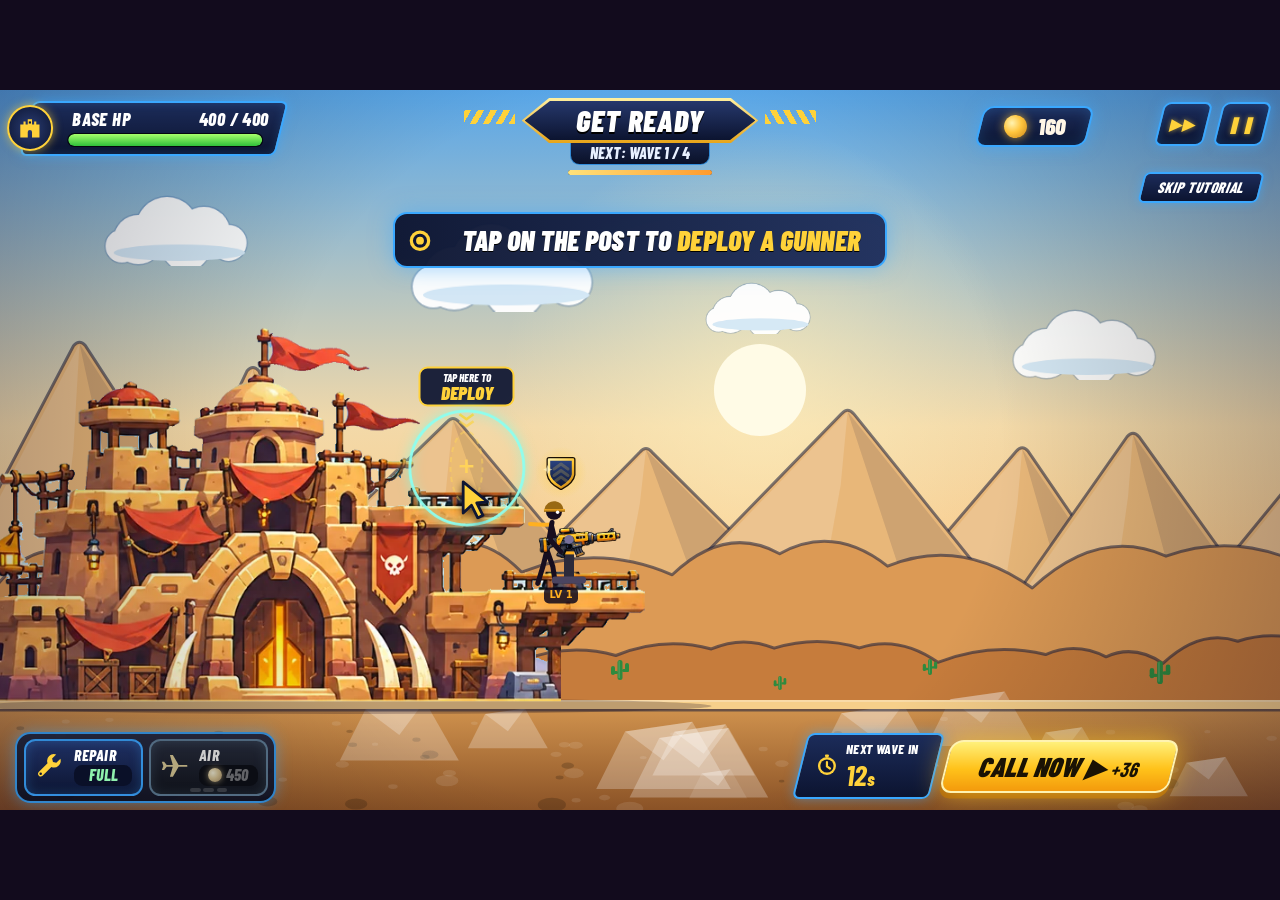
<file: Stickman/stick-fort-crazygames/index.html>
<!doctype html>
<html lang="en">
<head>
<meta charset="utf-8">
<meta name="viewport" content="width=device-width,initial-scale=1,maximum-scale=1,user-scalable=no,viewport-fit=cover">
<meta name="theme-color" content="#1d1240">
<title>Stick Fort</title>
<link rel="preconnect" href="https://fonts.googleapis.com"><link rel="preconnect" href="https://fonts.gstatic.com" crossorigin>
<link rel="stylesheet" href="https://fonts.googleapis.com/css2?family=Barlow+Condensed:ital,wght@1,700;1,800;1,900&display=swap">
<link rel="stylesheet" href="css/style.css">
<script src="https://sdk.crazygames.com/crazygames-sdk-v3.js"></script>
</head>
<body>
<div id="stage">
  <canvas id="cv"></canvas>
  <div id="hud" class="hidden">
    <div class="hbox" id="hpBox"><span class="hpIc" data-ic="castle"></span><div class="lbl"><span>BASE HP</span><span id="hpTxt">400</span></div><div class="bar"><i id="hpFill"></i></div></div>
    <div class="hbox" id="waveBox"><div id="waveTxt">WAVE 1</div><div id="waveSub"></div><div class="bar"><i id="waveFill"></i></div></div>
    <div class="hbox" id="coinBox"><span class="coin"></span><span id="coinTxt">0</span></div>
    <button class="ibtn pe" id="speedBtn" aria-label="Speed up">▶︎▶︎</button>
    <button class="ibtn pe" id="pauseBtn" aria-label="Pause">❚❚</button>
    <button id="baseBtn" class="round pe" aria-label="Base upgrades"><span data-ic="castle"></span><small>BASE</small></button>
    <div id="breakBar" class="pe hidden"><div class="nw"><span class="clk" data-ic="clock"></span><span class="nwt"><small>NEXT WAVE IN</small><span><b id="breakT">10</b>s</span></span></div><button id="callBtn">CALL NOW ▶︎ <small id="callBonus"></small></button></div>
    <button id="strikeBtn" class="round pe hidden" aria-label="Airstrike"><span data-ic="plane"></span><small>STRIKE</small></button>
  </div>
  <div id="slotPop" class="pop hidden"></div>
  <div id="basePop" class="pop hidden" style="left:.8em;bottom:6.2em"></div>

  <div id="hub" class="screen">
    <div class="topbar">
      <button class="hb" id="backBtn" aria-label="Back">←</button>
      <div class="htitle"><i></i><span id="hubTitle">CAREER MODE</span><i></i></div>
      <div class="chips">
        <div class="chip" title="Credits"><span class="crc">C</span><b id="crTxt">0</b></div>
        <div class="chip" title="Stars"><span class="sti">★</span><b id="stTxt">0/48</b></div>
        <button class="hb" id="sndBtn1" aria-label="Sound"></button>
      </div>
    </div>
    <div class="tab" id="tab_career">
      <div class="mapwrap" id="mapWrap"><div id="mapIn"><canvas id="mapCv"></canvas><div id="nodes"></div></div></div>
      <aside class="side" id="lvlPanel"></aside>
    </div>
    <div class="tab hidden" id="tab_upgrades"><div class="tabbox"><div class="upgs" id="upgList"></div></div></div>
    <div class="tab hidden" id="tab_guns"><div class="tabbox"><div class="guns" id="gunList"></div></div></div>
    <div class="tab hidden" id="tab_premium"><div class="tabbox"><div class="phead"><div><h2>PREMIUM ARMORY</h2><p>Unlock once with credits. Owned premium guns can be deployed at any post, in every battle.</p></div></div><div class="pguns" id="premList"></div></div></div>
    <div class="tab hidden" id="tab_survival">
      <div class="tabbox surv">
        <h2>ENDLESS SURVIVAL</h2>
        <p>Waves never stop and bosses show up every 5 waves. Pick your base:</p>
        <div class="maps" id="mapPick"></div>
        <div class="best" id="bestTxt"></div>
      </div>
    </div>
    <nav class="bnav">
      <button data-tab="career"><svg class="ni" viewBox="0 0 24 24" aria-hidden="true"><path d="M3 6l6-2 6 2 6-2v14l-6 2-6-2-6 2z"/><path d="M9 4v14M15 6v14"/></svg>CAREER</button>
      <button data-tab="upgrades"><svg class="ni" viewBox="0 0 24 24" aria-hidden="true"><path d="M6 13l6-6 6 6"/><path d="M6 19l6-6 6 6"/></svg>UPGRADES</button>
      <button data-tab="guns"><svg class="ni" viewBox="0 0 24 24" aria-hidden="true"><circle cx="12" cy="12" r="7"/><path d="M12 2v5M12 17v5M2 12h5M17 12h5"/><circle cx="12" cy="12" r="1.2" fill="currentColor"/></svg>GUNS</button>
      <button data-tab="premium" class="pnav"><svg class="ni" viewBox="0 0 24 24" aria-hidden="true"><path d="M7 4h10l4 5-9 11L3 9z"/><path d="M3 9h18M9.5 4L8 9l4 11 4-11-1.5-5"/></svg>PREMIUM</button>
      <button data-tab="survival"><svg class="ni" viewBox="0 0 24 24" aria-hidden="true"><path d="M12 12c-2-2.6-3.6-4-5.5-4a4 4 0 000 8c1.9 0 3.5-1.4 5.5-4s3.6-4 5.5-4a4 4 0 010 8c-1.9 0-3.5-1.4-5.5-4z"/></svg>SURVIVAL</button>
    </nav>
    <button id="playBtn" class="playbig">PLAY <b>▶︎</b></button>
  </div>

  <div id="win" class="screen dim hidden">
    <div class="panel wpanel">
      <div class="wl" id="winLvl"></div>
      <h1 class="title" style="font-size:3.2em">LEVEL COMPLETE!</h1>
      <div class="stars3" id="winStars"></div>
      <div class="wobj" id="winObj"></div>
      <div class="wcr">Credits earned <span class="crc">C</span> <b id="winCr">0</b></div>
      <button class="btn dbl hidden" id="dblBtn"><svg class="vi" viewBox="0 0 24 24" aria-hidden="true"><rect x="2" y="5" width="15" height="14" rx="2"/><path d="M17 10l5-3v10l-5-3z"/></svg>WATCH VIDEO: DOUBLE CREDITS <span class="crc">C</span> <b>+0</b></button>
      <div class="dblnote hidden" id="dblNote"></div>
      <div><button class="btn" id="nextBtn">NEXT LEVEL ▶︎</button><button class="btn alt" id="retryBtn">⟲ RETRY</button><button class="btn alt" id="mapBtn">MAP</button></div>
    </div>
  </div>

  <div id="pause" class="screen dim hidden">
    <div class="panel">
      <h1 class="title" style="font-size:3em">PAUSED</h1>
      <div style="margin-top:1em">
        <button class="btn" id="resumeBtn">▶︎ RESUME</button><br>
        <button class="btn alt small" id="sndBtn2">Sound: On</button>
        <button class="btn alt small" id="quitBtn">⟲ Main menu</button>
      </div>
    </div>
  </div>

  <div id="over" class="screen dim hidden">
    <div class="panel">
      <h1 class="title" style="font-size:3.2em;color:#ff7a5c">THE BASE HAS FALLEN</h1>
      <div class="stats">
        <div>Waves survived<b id="oWaves">0</b></div>
        <div>Kills<b id="oKills">0</b></div>
        <div>Critical hits<b id="oHeads">0</b></div>
      </div>
      <div class="best" id="oBest"></div>
      <div style="margin-top:.8em"><button class="btn" id="againBtn">⟲ PLAY AGAIN</button><button class="btn alt" id="menuBtn">MENU</button></div>
    </div>
  </div>
</div>
<div id="adWait" class="hidden"><div class="adbox"><i></i>LOADING AD...</div></div>
<div id="rotate"><div>Turn your phone sideways for the best view.</div><button class="btn small" id="rotOk">Play anyway</button></div>
<!-- cg.js starts the CrazyGames SDK, then loads the rest of the game scripts -->
<script src="js/cg.js"></script>
</body>
</html>
</file>
<file: Stickman/stick-fort-crazygames/css/style.css>
:root{--gold:#ffcc4d;--panel:rgba(22,14,38,.94);--line:rgba(255,255,255,.14);--txt:#fff6e6;--dim:#cbb8d8;--red:#ff5a4f;--green:#5be27f;color-scheme:dark}
*{box-sizing:border-box}
html,body{margin:0;height:100%;background:#120b1d;overflow:hidden;touch-action:none;-webkit-user-select:none;user-select:none;-webkit-tap-highlight-color:transparent;font-family:system-ui,"Segoe UI",Roboto,Arial,sans-serif;color:var(--txt)}
#stage{position:absolute;overflow:hidden;background:#1d1240;font-size:16px}
#cv{position:absolute;inset:0;width:100%;height:100%;display:block;touch-action:none}
.hidden{display:none!important}
button{font-family:inherit;color:inherit;touch-action:manipulation}
#hud{position:absolute;inset:0;pointer-events:none}
#hud .pe{pointer-events:auto}
.hbox{position:absolute;top:.7em;background:rgba(15,8,28,.55);border:1px solid var(--line);border-radius:.8em;padding:.45em .7em;backdrop-filter:blur(3px)}
#hpBox{left:.8em;width:15em}
.lbl{font-weight:800;font-size:.75em;letter-spacing:.12em;color:var(--dim);display:flex;justify-content:space-between;margin-bottom:.3em}
.bar{position:relative;height:1em;background:rgba(0,0,0,.5);border-radius:1em;overflow:hidden;border:1px solid rgba(255,255,255,.18)}
.bar i{position:absolute;left:0;top:0;bottom:0;width:100%;border-radius:1em;background:linear-gradient(#8dffa8,#27b651);transition:width .15s}
.bar i.warn{background:linear-gradient(#ffe07a,#e39a18)}
.bar i.bad{background:linear-gradient(#ff8a7a,#d02d22)}
#waveBox{left:50%;transform:translateX(-50%);width:14em;text-align:center}
#waveTxt{font-weight:900;font-size:1.1em;letter-spacing:.08em;margin-bottom:.25em}
#waveFill{background:linear-gradient(#ffd98a,#ff8c3a)}
#coinBox{right:7.4em;display:flex;align-items:center;gap:.45em;font-weight:900;font-size:1.25em;padding:.3em .7em}
#coinBox.bump{animation:pop .25s}
@keyframes pop{50%{transform:scale(1.18)}}
.coin{width:1em;height:1em;border-radius:50%;background:radial-gradient(circle at 35% 35%,#fff3b0,#ffc53d 45%,#c9851a);box-shadow:0 0 .4em rgba(255,200,60,.7);display:inline-block;flex:none;vertical-align:-.12em}
.ibtn{position:absolute;top:.7em;right:.8em;width:2.8em;height:2.8em;border-radius:.8em;border:1px solid var(--line);background:rgba(15,8,28,.6);font-weight:900;font-size:1em;cursor:pointer}
#speedBtn{right:4.1em;font-size:.95em;width:3em}
#speedBtn.on{background:linear-gradient(#ffe07a,#ff9b2e);color:#3a1604;border-color:transparent}
.round{position:absolute;bottom:.6em;width:4.8em;height:4.8em;border-radius:50%;border:2px solid rgba(255,255,255,.25);cursor:pointer;font-weight:900;font-size:1em;display:flex;flex-direction:column;align-items:center;justify-content:center;line-height:1.05;background:rgba(30,18,44,.85)}
.round span{font-size:1.5em}
.round small{font-size:.58em;letter-spacing:.06em}
#baseBtn{left:.8em;background:linear-gradient(#6a5690,#3d2f58)}
#strikeBtn{right:.8em;background:conic-gradient(rgba(255,120,60,.95) calc(var(--p,1)*360deg),rgba(30,18,44,.85) 0)}
#strikeBtn.ready{box-shadow:0 0 1em rgba(255,140,60,.9);animation:pulse 1s infinite alternate}
@keyframes pulse{to{transform:scale(1.07)}}
#breakBar{position:absolute;bottom:.9em;left:50%;transform:translateX(-50%);display:flex;align-items:center;gap:.8em;background:rgba(15,8,28,.75);border:1px solid var(--line);border-radius:1em;padding:.4em .45em .4em 1em;font-weight:800;white-space:nowrap}
#breakBar b{color:var(--gold);font-size:1.2em}
#callBtn{border:0;border-radius:.7em;padding:.55em 1em;font-weight:900;cursor:pointer;background:linear-gradient(#ffe07a,#ff9b2e);color:#3a1604;font-size:.95em}
#callBtn small{font-weight:700;opacity:.8}
.pop{position:absolute;width:19em;max-height:calc(100% - 1em);overflow:auto;background:var(--panel);border:1px solid var(--line);border-radius:1em;padding:.75em;box-shadow:0 1em 2.5em rgba(0,0,0,.55);z-index:3}
.pop .ph{display:flex;align-items:center;gap:.6em;margin-bottom:.55em}
.pop .ph h4{margin:0;font-size:1.05em;flex:1}
.pop .ph .sub2{display:block;font-size:.75em;color:var(--dim);font-weight:600}
.pop .x{width:2em;height:2em;border-radius:.6em;border:1px solid var(--line);background:rgba(255,255,255,.06);cursor:pointer;font-weight:900;flex:none}
.maps{display:grid;grid-template-columns:repeat(4,1fr);gap:.45em;margin:.7em 0 .2em}
.mapc{border:2px solid var(--line);border-radius:.8em;background:rgba(255,255,255,.07);padding:.35em .25em .3em;cursor:pointer;color:#fff;font:inherit;font-weight:800;font-size:.72em;display:flex;flex-direction:column;align-items:center;gap:.2em}
.mapc img{width:100%;height:4.6em;object-fit:contain;filter:drop-shadow(0 .15em .2em rgba(0,0,0,.45))}
.mapc.on{border-color:var(--gold);background:rgba(255,211,90,.18);box-shadow:0 0 .8em rgba(255,211,90,.35)}
.wgrid{display:grid;grid-template-columns:1fr 1fr 1fr;gap:.35em}
#slotPop{width:25em}
.wopt{display:flex;flex-direction:column;align-items:center;gap:.15em;padding:.45em .3em;border-radius:.7em;border:1px solid var(--line);background:rgba(255,255,255,.06);cursor:pointer;font-size:.85em;font-weight:800}
.wopt img{width:5.6em;height:2.2em;object-fit:contain;filter:drop-shadow(0 .1em .15em rgba(0,0,0,.5))}
.wopt .c{color:var(--gold)}
.wopt .s{font-size:.75em;color:var(--dim);font-weight:600;text-align:center}
.wopt[disabled]{opacity:.38;cursor:default}
.wopt.cur{border-color:var(--gold);opacity:1}
.act{display:flex;align-items:center;justify-content:center;gap:.4em;width:100%;padding:.6em;margin-top:.4em;border-radius:.7em;border:0;font-weight:900;font-size:.95em;cursor:pointer;background:linear-gradient(#7cf29a,#2fae55);color:#06290f}
.act.alt{background:rgba(255,255,255,.1);color:var(--txt)}
.act.sell{background:rgba(255,90,79,.18);color:#ffb3ab}
.act[disabled]{background:rgba(255,255,255,.08);color:rgba(255,255,255,.38);cursor:default}
.statl{display:flex;flex-direction:column;gap:.15em;font-size:.8em;color:#ffdf9a;font-weight:700}
.pips{display:flex;gap:.2em;margin:.4em 0 .1em}
.pips i{flex:1;height:.4em;border-radius:.2em;background:rgba(255,255,255,.15)}
.pips i.on{background:var(--gold)}
.brow{display:flex;align-items:center;gap:.6em;padding:.5em;border-radius:.8em;background:rgba(255,255,255,.05);border:1px solid var(--line);margin-top:.4em}
.brow .ic{font-size:1.5em;width:1.6em;text-align:center;flex:none}
.brow .t{flex:1;min-width:0}
.brow .t b{display:block;font-size:.92em}
.brow .t span{display:block;font-size:.72em;color:var(--dim)}
.brow .act{width:auto;margin:0;padding:.5em .7em;font-size:.82em;flex:none}
.screen{position:absolute;inset:0;display:flex;align-items:center;justify-content:center;padding:1em;z-index:4}
.dim{background:radial-gradient(ellipse at center,rgba(20,10,35,.55),rgba(10,5,20,.85))}
.panel{background:var(--panel);border:1px solid var(--line);border-radius:1.2em;box-shadow:0 1em 3em rgba(0,0,0,.5);padding:1.3em 1.6em;max-height:100%;overflow:auto;text-align:center}
h1.title{margin:0;font-family:Impact,"Arial Black",system-ui,sans-serif;font-size:4.6em;line-height:.95;letter-spacing:.04em;color:#ffd35a;text-shadow:0 .06em 0 #b4531c,0 .12em 0 #5a1f14,0 0 .6em rgba(255,150,60,.5)}
.sub{color:var(--dim);font-size:1.05em;margin:.5em 0 1.1em}
.btn{font-weight:900;font-size:1.25em;letter-spacing:.06em;padding:.7em 1.8em;border-radius:.8em;border:0;background:linear-gradient(#ffe07a,#ff9b2e);color:#3a1604;box-shadow:0 .22em 0 #a64e17,0 .4em 1em rgba(0,0,0,.4);cursor:pointer;margin:.3em}
.btn:active{transform:translateY(.15em);box-shadow:0 .07em 0 #a64e17}
.btn.alt{background:linear-gradient(#5a4a78,#3d2f58);color:var(--txt);box-shadow:0 .22em 0 #221832}
.btn.small{font-size:.95em;padding:.55em 1.2em}
.how{display:flex;gap:1em;justify-content:center;margin:1.1em 0 .3em;flex-wrap:wrap}
.how div{background:rgba(255,255,255,.06);border:1px solid var(--line);border-radius:.8em;padding:.6em .8em;width:10.5em;font-size:.88em;color:var(--dim)}
.how b{display:block;font-size:1.6em;margin-bottom:.15em}
.best{margin-top:.6em;color:var(--gold);font-weight:800}
.stats{display:grid;grid-template-columns:repeat(3,auto);gap:.4em 1.6em;justify-content:center;margin:1em 0;font-size:1.05em}
.stats b{display:block;font-size:1.6em;color:var(--gold)}
#rotate{position:fixed;inset:0;background:#1d1240;display:none;align-items:center;justify-content:center;flex-direction:column;text-align:center;padding:2em;z-index:9;gap:1em}
#rotate.show{display:flex}
#rotate .phn{font-size:3em;animation:rot 1.6s infinite}
@keyframes rot{50%{transform:rotate(90deg)}}
/* ---------- start screen hub ---------- */
:root{--navy:rgba(14,22,52,.92);--edge:#3d6fb0;--cyan:#6fd3ff}
#hub{display:block;padding:0;background:linear-gradient(rgba(8,12,32,.86),rgba(8,12,32,.9))}
#hub.see{background:linear-gradient(90deg,rgba(8,12,32,.82),rgba(8,12,32,.35) 55%,rgba(8,12,32,.1)),linear-gradient(rgba(8,12,32,.55),transparent 18%,transparent 80%,rgba(8,12,32,.7))}
.topbar{position:absolute;top:.5em;left:.6em;right:.6em;height:3em;display:flex;align-items:center;gap:.8em}
.hb{width:2.6em;height:2.4em;border-radius:.5em;border:2px solid var(--edge);background:var(--navy);font-weight:900;font-size:1.05em;cursor:pointer;flex:none;transform:skewX(-10deg)}
.htitle{display:flex;align-items:center;gap:.5em;flex:1;min-width:0}
.htitle span{font-family:Impact,"Arial Black",system-ui,sans-serif;font-size:1.75em;letter-spacing:.06em;font-style:italic;color:#fff;text-shadow:0 .08em 0 #1a2a5a,0 0 .5em rgba(110,200,255,.5);white-space:nowrap}
.htitle i{width:1.6em;height:.9em;flex:none;background:repeating-linear-gradient(115deg,#ffcc3d 0 .25em,transparent .25em .45em)}
.chips{display:flex;align-items:center;gap:.5em}
.chip{display:flex;align-items:center;gap:.45em;background:var(--navy);border:2px solid var(--edge);border-radius:2em;padding:.25em .9em .25em .3em;font-weight:900}
.crc{display:inline-flex;align-items:center;justify-content:center;width:1.5em;height:1.5em;border-radius:.35em;background:linear-gradient(#ffe36a,#f0a417);color:#6a3a00;font-weight:900;font-size:.85em;clip-path:polygon(25% 0,75% 0,100% 50%,75% 100%,25% 100%,0 50%);flex:none;vertical-align:-.3em}
.sti{color:#ffd23a;font-size:1.2em;text-shadow:0 0 .4em rgba(255,200,60,.7)}
.tab{position:absolute;top:3.9em;bottom:4.5em;left:.6em;right:.6em}
.tabbox{position:absolute;inset:0;background:var(--navy);border:2px solid var(--edge);border-radius:.9em;padding:.9em;overflow:auto}
/* bottom navigation + play */
.bnav{position:absolute;bottom:.55em;left:.6em;right:13.4em;display:flex;gap:.45em;height:3.3em}
.bnav button{flex:1;min-width:0;display:flex;align-items:center;justify-content:center;gap:.4em;font-weight:900;font-size:.9em;letter-spacing:.04em;cursor:pointer;border:2px solid var(--edge);background:var(--navy);border-radius:.5em;transform:skewX(-12deg);color:#d9e6ff;white-space:nowrap}
.bnav button .ni{width:1.45em;height:1.45em;flex:none;fill:none;stroke:var(--cyan);stroke-width:2.2;stroke-linecap:round;stroke-linejoin:round;transform:skewX(12deg)}
.bnav button.on .ni{stroke:#ffd23a}
.bnav .pnav .ni{stroke:var(--gold)}
.bnav button.on{border-color:#ffd23a;color:#ffe48a;background:linear-gradient(rgba(255,210,58,.25),rgba(14,22,52,.95));box-shadow:0 0 .9em rgba(255,210,58,.45),inset 0 0 .6em rgba(255,210,58,.25)}
.playbig{position:absolute;right:.45em;bottom:.3em;width:7.4em;height:2.15em;border:3px solid #fff3b0;border-radius:.6em;transform:skewX(-12deg);cursor:pointer;
  background:linear-gradient(#ffe56a,#ffb21c 60%,#f08a10);color:#2a1600;font-family:Impact,"Arial Black",system-ui,sans-serif;font-size:1.65em;font-style:italic;letter-spacing:.04em;
  box-shadow:0 .2em 0 #a35a08,0 0 1.2em rgba(255,190,40,.55);animation:glow 1.6s infinite alternate}
.playbig b{font-size:.8em}
.playbig:active{transform:skewX(-12deg) translateY(.12em)}
.playbig[disabled]{filter:grayscale(1) brightness(.7);animation:none;cursor:default}
@keyframes glow{to{box-shadow:0 .2em 0 #a35a08,0 0 2em rgba(255,200,60,.85)}}
/* home */
.hero{position:absolute;left:1.5em;top:50%;transform:translateY(-50%);max-width:34em}
.hero .title{font-size:5em;text-align:left}
.hero .sub{text-align:left;margin:.4em 0 .9em}
.hcards{display:flex;gap:.6em;margin-bottom:.4em}
.hcard{background:var(--navy);border:2px solid var(--edge);border-radius:.8em;padding:.55em .9em;min-width:12em}
.hcard small{display:block;color:var(--cyan);font-weight:900;letter-spacing:.1em;font-size:.7em}
.hcard b{display:block;font-size:1.05em}
.hcard span{font-size:.8em;color:var(--dim)}
.hero .how{justify-content:flex-start}
.hero .how div{background:rgba(14,22,52,.75)}
/* career map */
.mapwrap{position:absolute;left:0;top:0;bottom:0;right:18.2em;border:2px solid var(--edge);border-radius:.9em;overflow:hidden;background:#172152}
#mapCv{position:absolute;inset:0;width:100%;height:100%}
#nodes{position:absolute;inset:0}
/* chapter title: a navy ribbon with folded tails, hung over the island */
.chlab{position:absolute;transform:translateX(-50%);display:flex;align-items:center;pointer-events:none;font-family:"Barlow Condensed",system-ui,sans-serif;font-style:italic;filter:drop-shadow(0 .25em 0 rgba(6,10,28,.45))}
.chlab .rb{position:relative;padding:.3em 1.6em .32em 1.5em;margin-left:-1.1em;background:linear-gradient(#22357a 0 50%,#1b2b66 50%);border-top:.16em solid #ffd23a;border-bottom:.16em solid #b8860b;text-align:center;line-height:1;white-space:nowrap}
.chlab .rb::before,.chlab .rb::after{content:"";position:absolute;top:.45em;width:1.4em;height:100%;background:#13204d;z-index:-1}
.chlab .rb::before{left:-.9em;clip-path:polygon(0 0,100% 0,100% 100%,0 100%,.55em 50%)}
.chlab .rb::after{right:-.9em;clip-path:polygon(0 0,100% 0,calc(100% - .55em) 50%,100% 100%,0 100%)}
.chlab small{display:block;font-size:.66em;font-weight:800;color:var(--c);letter-spacing:.16em;margin-bottom:.12em}
.chlab .rb b{font-size:1.35em;font-weight:900;color:#fff;letter-spacing:.01em;text-shadow:0 .08em 0 #0b1336}
.chlab .cem{position:relative;z-index:1;width:2.7em;height:2.7em;border-radius:50%;background:#0e1634;border:.2em solid #ffd23a;box-shadow:0 .22em 0 #8a6408;display:flex;align-items:center;justify-content:center;flex:none}
.chlab .cem svg{width:1.55em;height:1.55em;fill:none;stroke:var(--c);stroke-width:2.3;stroke-linecap:round;stroke-linejoin:round}
.chlab .cst{position:relative;z-index:1;margin-left:-.7em;display:flex;align-items:center;gap:.15em;padding:.25em .55em;border-radius:.4em;background:#0e1634;border:.14em solid #ffd23a;font-weight:900;font-size:1em;color:#ffd23a}
.chlab .cst svg{width:.95em;height:.95em;fill:#ffd23a}.chlab .cst i{font-style:normal;color:#8a93b8;font-size:.8em}
/* locked chapter: a seal sitting in the fog where the island will appear */
.fogseal{position:absolute;transform:translate(-50%,-50%);display:flex;flex-direction:column;align-items:center;text-align:center;pointer-events:none;font-family:"Barlow Condensed",system-ui,sans-serif;font-style:italic;font-weight:900;color:#dfe5ff;line-height:1}
.fogseal .lk{width:4.2em;height:4.2em;border-radius:50%;background:#0e1634;border:.28em solid #8a93b8;box-shadow:0 .32em 0 #1a2147;display:flex;align-items:center;justify-content:center;margin-bottom:.5em}
.fogseal .lk svg{width:2.1em;height:2.1em;fill:#b9c2e6}.fogseal .lk svg .o{fill:none;stroke:#b9c2e6;stroke-width:2.6}
.fogseal small{font-size:.78em;letter-spacing:.18em;color:#9aa4cf;font-weight:800}
.fogseal b{font-size:1.8em;margin:.08em 0 .25em;text-shadow:0 .08em 0 #1a2147}
.fogseal .need{display:flex;align-items:center;gap:.15em;font-size:1em;color:#ffd23a}.fogseal .need svg{width:.95em;height:.95em;fill:#ffd23a}
.fogseal .cbar{position:relative;display:block;width:11em;height:1.15em;margin-top:.45em;background:#0e1634;border:.14em solid #3d6fb0;border-radius:.6em;overflow:hidden}
.fogseal .cbar i{display:block;height:100%;background:linear-gradient(#ffe070 0 50%,#f5b81f 50%)}
.fogseal .cbar em{position:absolute;inset:0;display:flex;align-items:center;justify-content:center;font-style:italic;font-size:.8em;color:#fff;text-shadow:0 .08em 0 #0e1634}
/* level buttons: chunky round medallions with a solid underside, three stars arcing on top */
.node{position:absolute;transform:translate(-50%,-78%);background:none;border:0;padding:0;cursor:pointer;display:flex;flex-direction:column;align-items:center;font-size:1.12em;font-family:"Barlow Condensed",system-ui,sans-serif;
  --f1:#4aa3ff;--f2:#2f80e0;--rg:#fff;--dp:#173a7a;--nc:#fff;--ns:#123066}
.node .md{position:relative;width:2.75em;height:2.75em;border-radius:50%;border:.2em solid var(--rg);background:linear-gradient(var(--f1) 0 52%,var(--f2) 52%);box-shadow:0 .3em 0 var(--dp),0 .45em .15em rgba(6,10,28,.35);transition:transform .12s;box-sizing:border-box}
.node .md::after{content:"";position:absolute;inset:.18em;border-radius:50%;border:.1em solid rgba(255,255,255,.28);border-bottom-color:transparent;pointer-events:none}
.node .num{position:absolute;inset:0;display:flex;align-items:center;justify-content:center;font-weight:900;font-style:italic;font-size:1.45em;color:var(--nc);text-shadow:0 .09em 0 var(--ns)}
.node .num svg{width:.82em;height:.82em;fill:currentColor}
.node .num svg .o{fill:none;stroke:currentColor;stroke-width:2.6}
.node .num svg .k{fill:var(--f2);stroke:var(--f2);stroke-width:1.6;stroke-linecap:round;stroke-linejoin:round}
.node .ns{display:flex;align-items:flex-end;gap:0;margin-bottom:-.35em;position:relative;z-index:1}
.node .ns i{display:block;width:1em;height:1em}
.node .ns i:nth-child(2){width:1.25em;height:1.25em;margin:0 -.05em .3em}
.node .ns svg{width:100%;height:100%;fill:#26305a;stroke:#0e1634;stroke-width:2;stroke-linejoin:round}
.node .ns i.on svg{fill:#ffd23a;stroke:#7a5208}
.node.done{--f1:#ffd84a;--f2:#f4b41a;--rg:#fff3c4;--dp:#9a6a10;--nc:#fff;--ns:#8a5a08}
.node.cur{--f1:#5cb4ff;--f2:#2f86ea;--rg:#ffd23a;--dp:#173a7a}
.node.cur .md{border-width:.26em}
.node.lock{cursor:default;--f1:#4c5579;--f2:#3e4669;--rg:#6b7499;--dp:#22284a;--nc:#a4acd0;--ns:#22284a}
.node.lock .num{font-size:1.15em}
.node.boss .md{width:3.5em;height:3.5em;border-width:.26em}
.node.boss{--f1:#ef5a45;--f2:#cf3a2c;--rg:#ffd23a;--dp:#6e1a12;--nc:#fff;--ns:#6e1a12}
.node.boss.lock{--f1:#6a3a48;--f2:#5a2e3c;--rg:#8a5a64;--dp:#2e1520;--nc:#d0a0a8}
.node.boss .num{font-size:1.9em}
.node .btag{margin-top:-.3em;position:relative;z-index:1;background:linear-gradient(#ffe070 0 50%,#f5b81f 50%);color:#5a1a0a;font-weight:900;font-style:italic;font-size:.7em;letter-spacing:.14em;padding:.1em .6em;border-radius:.2em;box-shadow:0 .18em 0 #8a5a08}
.node.boss.lock .btag{background:#5a2e3c;color:#c08a94;box-shadow:0 .18em 0 #2e1520}
.node .you{position:absolute;width:1.9em;height:2.55em;left:-1.65em;top:1.3em;fill:none;stroke:#0e1634;stroke-width:2.6;stroke-linecap:round;stroke-linejoin:round;pointer-events:none}
.node .you circle{fill:#fff;stroke:#0e1634;stroke-width:2}
.node .you .pole{stroke:#4a2f1b;stroke-width:2}.node .you .flag{fill:#ffd23a;stroke:#0e1634;stroke-width:1.4}
.node.sel .md{transform:translateY(-.18em);outline:.16em solid #fff;outline-offset:.12em}
.node:not(.lock):hover .md{transform:translateY(-.18em)}
/* level panel */
.side{position:absolute;right:0;top:0;bottom:0;width:17.6em;background:var(--navy);border:2px solid var(--edge);border-radius:.9em;padding:.6em .7em;overflow:auto;display:flex;flex-direction:column;gap:.38em}
.lh{text-align:center}
.lh small{font-weight:900;letter-spacing:.08em;font-size:.68em}
.lh h3{margin:0;font-family:Impact,"Arial Black",system-ui,sans-serif;font-style:italic;font-size:1.9em;letter-spacing:.04em;line-height:1}
.lh h3 em{font-size:.5em;background:#d42a2a;color:#fff;padding:.1em .4em;border-radius:.3em;vertical-align:.35em;font-style:normal;font-family:system-ui,sans-serif;font-weight:900}
.prev{position:relative;height:5.2em;border-radius:.6em;border:1px solid var(--line);overflow:hidden;flex:none}
.prev .pb{position:absolute;left:-.6em;bottom:0;height:90%}
.pen{position:absolute;right:.4em;bottom:.2em;display:flex;align-items:flex-end;gap:.25em}
.pen img{filter:drop-shadow(0 .1em .1em rgba(0,0,0,.6))}
.prow{display:flex;justify-content:space-between;align-items:center;background:rgba(255,255,255,.05);border:1px solid var(--line);border-radius:.5em;padding:.3em .55em;font-size:.82em}
.prow span{font-weight:800;color:var(--dim);font-size:.85em;letter-spacing:.05em}
.psec{font-weight:900;font-size:.68em;letter-spacing:.12em;color:var(--cyan);margin-top:.15em}
.pens{display:grid;grid-template-columns:repeat(4,1fr);gap:.3em}
.pens div{background:rgba(255,255,255,.06);border:1px solid var(--line);border-radius:.45em;height:2.6em;display:flex;align-items:center;justify-content:center;padding:.15em}
.pens div.bs{border-color:#ff5a4f;background:rgba(255,60,60,.15)}
.pens img{max-width:100%;max-height:100%}
.prw{display:grid;grid-template-columns:1fr 1fr;gap:.3em}
.prw div{background:rgba(255,255,255,.06);border:1px solid var(--line);border-radius:.45em;padding:.3em;display:flex;align-items:center;justify-content:center;gap:.35em;font-weight:900;font-size:.85em}
.pobj{display:flex;flex-direction:column;gap:.15em;background:rgba(255,255,255,.04);border:1px solid var(--line);border-radius:.5em;padding:.35em .5em}
.pobj div{font-size:.78em;display:flex;gap:.45em;align-items:center;color:var(--dim)}
.pobj i{font-style:normal;color:#5a6178;font-size:1.2em}
.pobj .on{color:#fff}.pobj .on i{color:#ffd23a}
.plock{text-align:center;font-weight:800;color:#ffb3ab;font-size:.85em}
/* upgrades & guns */
.upgs{display:grid;grid-template-columns:repeat(5,1fr);gap:.6em}
.ucard{background:rgba(255,255,255,.05);border:1px solid var(--line);border-radius:.8em;padding:.7em .6em;display:flex;flex-direction:column;align-items:center;text-align:center;gap:.2em}
.ucard .uic{font-size:2.2em}
.ucard span{font-size:.78em;color:var(--dim)}
.ucard .pips{width:100%}
.ucard .act{margin-top:auto}
.unote{grid-column:1/-1;text-align:center;color:var(--dim);font-size:.85em}
.guns{display:grid;grid-template-columns:repeat(4,1fr);gap:.5em}
.gcard{position:relative;background:linear-gradient(color-mix(in srgb,var(--gc) 16%,transparent),rgba(255,255,255,.03));border:1px solid var(--line);border-radius:.8em;padding:.45em .6em;display:flex;flex-direction:column;gap:.12em}
.gcard img{height:2.6em;object-fit:contain;filter:drop-shadow(0 .15em .2em rgba(0,0,0,.6))}
.gcard b{font-size:.9em}
.gcard>span{font-size:.7em;color:var(--dim)}
.gcard em{position:absolute;top:.4em;right:.5em;font-style:normal;font-weight:900;color:var(--gold);font-size:.78em}
.gbar{display:flex;align-items:center;gap:.4em;font-size:.62em;font-weight:900;color:var(--dim)}
.gbar small{width:2.4em}
.gbar i{height:.5em;border-radius:.3em;background:var(--gc);box-shadow:0 0 .4em var(--gc)}
.gsec{grid-column:1/-1;display:flex;align-items:baseline;gap:.7em;margin:.5em 0 .05em;padding-top:.45em;border-top:1px solid var(--line);font-weight:900;letter-spacing:.12em;font-size:.82em;color:var(--gold)}
.gsec small{letter-spacing:0;font-weight:600;color:var(--dim);font-size:.85em}
.gcard.prem{border-color:color-mix(in srgb,var(--gc) 45%,transparent)}
.gcard.prem img{height:3em}
.gcard.lockd img{filter:grayscale(.6) brightness(.75) drop-shadow(0 .15em .2em rgba(0,0,0,.6))}
.gcard .act{margin-top:.3em;padding:.3em .4em;font-size:.8em}
.gown{margin-top:.3em;text-align:center;font-size:.7em;font-weight:900;letter-spacing:.12em;color:#5be27f;border:1px solid rgba(91,226,127,.4);border-radius:.5em;padding:.25em}
.wopt.prem{border-color:color-mix(in srgb,var(--gold) 45%,transparent)}
/* with premium guns owned the list gets longer: 4 compact columns, no descriptions */
#slotPop:has(.w4){width:29em}
.wgrid.w4{grid-template-columns:repeat(4,1fr)}
.wgrid.w4 .wopt{padding:.35em .2em}
.wgrid.w4 .wopt .s{display:none}
.surv{left:auto;right:0;width:30em;text-align:center}
.surv h2{margin:.1em 0;font-family:Impact,"Arial Black",system-ui,sans-serif;font-style:italic;letter-spacing:.05em;color:#ffd35a}
.surv p{color:var(--dim);margin:.2em 0}
.surv .maps{grid-template-columns:1fr 1fr}
/* level complete */
.wl{font-weight:900;letter-spacing:.12em;color:var(--cyan);font-size:.85em}
.stars3{display:flex;justify-content:center;gap:.3em;margin:.4em 0;font-size:3.4em}
.stars3 i{font-style:normal;color:#3a3550;animation:starin .45s both}
.stars3 i.on{color:#ffd23a;text-shadow:0 0 .3em rgba(255,200,40,.9)}
.stars3 i:nth-child(2){transform:translateY(-.2em)}
@keyframes starin{from{transform:scale(2.5) rotate(-40deg);opacity:0}}
.wobj{display:inline-flex;flex-direction:column;gap:.2em;text-align:left;color:var(--dim);margin-bottom:.5em}
.wobj .ok{color:#ffe27a}
.wcr{font-weight:900;margin-bottom:.6em}
.wcr b{color:var(--gold);font-size:1.3em}
#tab_upgrades .tabbox,#tab_guns .tabbox,#tab_premium .tabbox,.surv{bottom:auto;max-height:100%}
/* ---------- gun upgrade popup ---------- */
#slotPop.gpop{width:16.5em;padding:.6em .65em .55em;background:linear-gradient(rgba(20,30,62,.96),rgba(14,20,44,.97));border:2px solid #4fa9e8;border-radius:.9em;box-shadow:0 0 1.2em rgba(80,200,255,.35),0 1em 2em rgba(0,0,0,.5);overflow:visible}
.gx{position:absolute;left:-.8em;top:-.8em;width:2em;height:2em;border-radius:50%;border:2px solid #fff;background:#e2463a;color:#fff;font-weight:900;cursor:pointer;box-shadow:0 .15em .4em rgba(0,0,0,.5);z-index:2}
.ghead{display:flex;align-items:center;gap:.5em;margin:0 0 .45em .6em}
.ghead img{width:4.2em;height:2em;object-fit:contain;filter:drop-shadow(0 .1em .15em rgba(0,0,0,.6))}
.ghead div{flex:1;min-width:0;line-height:1.1}
.ghead b{display:block;font-size:.9em;white-space:nowrap;overflow:hidden;text-overflow:ellipsis}
.ghead div span{font-size:.68em;color:var(--dim)}
.lvb{background:#0b1022;border:2px solid #ffd23a;color:#ffe27a;font-weight:900;font-size:.78em;padding:.15em .45em;border-radius:.4em;white-space:nowrap}
.upbig{display:flex;flex-direction:column;align-items:center;width:100%;border:0;border-radius:.6em;cursor:pointer;padding:.4em .5em .35em;
  background:linear-gradient(#ffd25a,#ff9a1f 55%,#f07a10);color:#2a1300;font-family:Impact,"Arial Black",system-ui,sans-serif;letter-spacing:.05em;box-shadow:0 .22em 0 #a24f07,inset 0 .12em 0 rgba(255,255,255,.5)}
.upbig .ua{font-size:1.15em}
.upbig .uc{display:flex;align-items:center;gap:.3em;font-size:1em;font-family:system-ui,sans-serif;font-weight:900}
.upbig:not([disabled]){animation:upb 1.1s infinite alternate}
@keyframes upb{to{box-shadow:0 .22em 0 #a24f07,inset 0 .12em 0 rgba(255,255,255,.5),0 0 .9em rgba(255,180,40,.8)}}
.upbig:active{transform:translateY(.12em)}
.upbig[disabled]{filter:grayscale(.6) brightness(.75);cursor:default;animation:none}
.upbig[data-lock="1"]{filter:none;background:linear-gradient(#7a6a3a,#4a3f22);color:#ffe27a;font-size:1em;padding:.55em}
.gstats{margin-top:.55em;background:rgba(0,0,0,.28);border-radius:.55em;padding:.4em .5em;display:flex;flex-direction:column;gap:.35em}
.gl{font-size:.74em;font-weight:800;color:#fff}
.gl b{color:#ffd23a;letter-spacing:.06em}
.gl em{font-style:normal;color:#7dff9a}
.gb{position:relative;height:.55em;background:#0a0f20;border-radius:.3em;overflow:hidden;margin-top:.1em}
.gb i{position:absolute;left:0;top:0;bottom:0;background:linear-gradient(#9dff7a,#3ab84a)}
.gb u{position:absolute;top:0;bottom:0;background:repeating-linear-gradient(90deg,rgba(255,255,255,.85) 0 .3em,rgba(255,255,255,.45) .3em .5em);animation:gain 1s infinite alternate}
@keyframes gain{to{opacity:.4}}
.gfix{display:flex;align-items:stretch;gap:.35em;margin-top:.45em;background:linear-gradient(rgba(140,230,60,.28),rgba(90,170,40,.2));border:1px solid rgba(160,255,90,.45);border-radius:.55em;padding:.35em}
.rp{flex:1;min-width:0;display:flex;flex-direction:column;justify-content:center;gap:.2em}
.rpl{display:flex;justify-content:space-between;font-size:.66em;font-weight:900;letter-spacing:.05em}
.rpl b{color:#e8ffd8}
.rpb{height:.6em;background:#0a0f20;border-radius:.3em;overflow:hidden}
.rpb i{display:block;height:100%;background:linear-gradient(#9dff7a,#3ab84a);transition:width .15s}
.rpb i.low{background:linear-gradient(#ffe07a,#e39a18)}.rpb i.ko{background:linear-gradient(#ff8a7a,#d02d22)}
.tool{width:3.1em;border-radius:.5em;border:2px solid rgba(255,255,255,.7);background:linear-gradient(#8b93a8,#5a6178);cursor:pointer;display:flex;flex-direction:column;align-items:center;justify-content:center;font-weight:900;font-size:.8em;padding:.15em 0;color:#fff;line-height:1.1}
.tool .ti{font-size:1.3em}
.tool .coin{width:.85em;height:.85em;margin-right:.15em}
.tool.boost{background:linear-gradient(#ffe95a,#ffb31a);color:#3a2200;border-color:#fff6b0}
.tool.boost.on{animation:pulse .4s infinite alternate}
.tool[disabled]{filter:grayscale(.7) brightness(.7);cursor:default}
.tool[data-lock="1"]:not(.on){opacity:.55}
.tool.boost.on[disabled]{filter:none}
.gmore{display:flex;gap:.3em;margin-top:.4em}
.gmore button{flex:1;border:1px solid var(--line);background:rgba(255,255,255,.07);border-radius:.5em;padding:.35em .2em;font-weight:800;font-size:.72em;cursor:pointer;color:var(--txt)}
.tool.boost{width:3.7em}
.tool .ti small{display:block;font-size:.5em;letter-spacing:.06em;margin-top:-.15em}
/* ---------- tutorial ---------- */
#tut{position:absolute;inset:0;pointer-events:none;z-index:3}
#tutCap{position:absolute;left:0;right:0;top:12%;margin:0 auto;width:fit-content;max-width:88%;text-align:center;text-wrap:balance;
  font:900 2em/1.15 Impact,"Arial Black",system-ui,sans-serif;letter-spacing:.04em;color:#fff;-webkit-text-stroke:.07em #1a1030;paint-order:stroke fill;
  text-shadow:0 .08em 0 #1a1030,0 .2em .5em rgba(0,0,0,.45);animation:capin .35s cubic-bezier(.2,1.6,.4,1) both}
#tutCap:empty{display:none}
#tutCap.win{color:#ffd23a;font-size:2.4em}
@keyframes capin{from{transform:scale(.6);opacity:0}}
#tutRing{position:absolute;aspect-ratio:1;transform:translate(-50%,-50%);border-radius:50%;border:.18em solid rgba(140,255,240,.9);box-shadow:0 0 .8em rgba(120,255,235,.7),inset 0 0 .8em rgba(120,255,235,.4);transition:left .25s,top .25s,width .25s}
#tutRing::after{content:"";position:absolute;inset:-.18em;border-radius:50%;border:.18em solid rgba(140,255,240,.8);animation:ripple 1.2s ease-out infinite}
@keyframes ripple{to{transform:scale(1.7);opacity:0}}
#tutHand{position:absolute;font-size:2.6em;transform:translate(-30%,25%);filter:drop-shadow(0 .08em .1em rgba(0,0,0,.6));animation:tap .6s ease-in-out infinite alternate;transition:left .25s,top .25s}
@keyframes tap{to{transform:translate(-30%,5%) scale(.88)}}
#tutSkip{position:absolute;right:1em;top:4.6em;pointer-events:auto;background:rgba(15,10,30,.6);border:1px solid rgba(255,255,255,.3);border-radius:2em;color:#fff;font-size:.7em;font-weight:800;letter-spacing:.08em;padding:.45em 1em;cursor:pointer}
/* ---------- base upgrade bar (direct buttons) ---------- */
#baseBtn.gone{display:none}
#hud #breakBar{left:auto;right:6.4em;transform:none}
#baseBar{position:absolute;left:.8em;bottom:.45em;font-size:1em;display:flex;gap:.5em;padding:.45em .5em;border-radius:1.1em;background:rgba(14,20,44,.72);border:1.5px solid rgba(79,169,232,.55);box-shadow:0 .5em 1.4em rgba(0,0,0,.45);z-index:2}
.bq{font-size:inherit;width:6.1em;padding:.4em .3em .38em;border-radius:.85em;border:1px solid color-mix(in srgb,var(--bc) 55%,transparent);background:linear-gradient(color-mix(in srgb,var(--bc) 22%,rgba(20,30,62,.95)),rgba(14,20,44,.95));display:flex;flex-direction:column;align-items:center;gap:.12em;cursor:pointer;color:#fff;transition:transform .12s,filter .2s;position:relative}
.bq:hover{transform:translateY(-.15em)}
.bq:active{transform:scale(.94)}
.bq .bi{font-size:1.9em;line-height:1.05}
.bq .bn{font-size:.72em;font-weight:900;letter-spacing:.08em}
.bq .bp{display:flex;gap:.15em;height:.34em;margin:.05em 0 .1em}
.bq .bp i{width:.65em;height:.32em;border-radius:.15em;background:rgba(255,255,255,.18)}
.bq .bp i.on{background:var(--bc);box-shadow:0 0 .25em var(--bc)}
.bq .bpr{display:flex;align-items:center;justify-content:center;gap:.25em;width:100%;font-size:.88em;font-weight:900;border-radius:.5em;padding:.22em 0;background:linear-gradient(#ffe07a,#ff9b2e);color:#3a1604;box-shadow:0 .12em 0 #a64e17}
.bq .bpr .coin{width:.85em;height:.85em}
.bq.poor{filter:saturate(.35) brightness(.8)}
.bq.poor .bpr{background:rgba(255,255,255,.14);color:rgba(255,255,255,.6);box-shadow:none}
.bq.done{cursor:default}
.bq.done .bpr{background:rgba(91,226,127,.2);color:#8ff0ad;box-shadow:none}
.bq.pop{animation:bqpop .35s}
@keyframes bqpop{40%{transform:scale(1.15)}}
.bq.shake{animation:bqshake .3s}
@keyframes bqshake{25%{transform:translateX(-.2em)}75%{transform:translateX(.2em)}}
@media (max-width:900px),(max-height:500px){#baseBar{font-size:.85em}}
/* ---------- HUD skin (angled navy panels, gold accents) ---------- */
#stage{--hf:"Barlow Condensed","Arial Narrow",Impact,system-ui,sans-serif;--nv1:#1c2c5a;--nv2:#0c1430;--cy:#3aa8ff;--gd:#ffd23a}
#hud .hbox,#hud .ibtn{background:linear-gradient(var(--nv1),var(--nv2));border:2px solid var(--cy);box-shadow:0 0 .7em rgba(58,168,255,.55),inset 0 0 .6em rgba(58,168,255,.2);backdrop-filter:none}
/* base HP */
#hpBox{top:.7em;left:1.6em;width:16em;padding:.35em .9em .5em 2.6em;border-radius:.45em;transform:skewX(-14deg)}
#hpBox>*{transform:skewX(14deg)}
#hpBox .hpIc{position:absolute;left:-1.3em;top:50%;width:2.9em;height:2.9em;margin-top:-1.45em;border-radius:50%;display:flex;align-items:center;justify-content:center;font-size:1em;background:radial-gradient(#2a3d74,#0c1430);border:2.5px solid var(--gd);box-shadow:0 0 .6em rgba(255,210,58,.6);transform:skewX(14deg)}
#hpBox .lbl{font:italic 800 1.15em/1.1 var(--hf);color:#fff;letter-spacing:.02em;margin-bottom:.2em}
#hpBox .bar{height:.85em;border:1.5px solid rgba(0,0,0,.6);background:#0a0f22}
#hpBox .bar i{background:linear-gradient(#a6ff6b,#2fbf3a)}
/* wave banner */
#waveBox{top:.5em;width:auto;min-width:15em;background:none!important;border:0!important;box-shadow:none!important;padding:0;display:flex;flex-direction:column;align-items:center}
#waveTxt{position:relative;isolation:isolate;margin:0;padding:.22em 1.8em .26em;font:italic 900 1.9em/1 var(--hf);letter-spacing:.03em;color:#fff;text-shadow:0 .06em 0 #000;
  background:linear-gradient(#fff0a0,#e8a51a);clip-path:polygon(.9em 0,calc(100% - .9em) 0,100% 50%,calc(100% - .9em) 100%,.9em 100%,0 50%);filter:drop-shadow(0 0 .3em rgba(255,200,60,.6))}
#waveTxt::before{content:"";position:absolute;inset:.1em;z-index:-1;background:linear-gradient(#26386c,#0c1430);clip-path:polygon(.83em 0,calc(100% - .83em) 0,100% 50%,calc(100% - .83em) 100%,.83em 100%,0 50%)}
#waveBox::before,#waveBox::after{content:"";position:absolute;top:.75em;width:3.2em;height:.9em;background:repeating-linear-gradient(-60deg,var(--gd) 0 .35em,transparent .35em .7em)}
#waveBox::before{right:calc(100% + .3em)}
#waveBox::after{left:calc(100% + .3em);background:repeating-linear-gradient(60deg,var(--gd) 0 .35em,transparent .35em .7em)}
#waveSub{margin-top:-.05em;padding:.12em 1.2em .16em;font:italic 800 1em/1.1 var(--hf);color:#e8f0ff;background:linear-gradient(#18244a,#0a1128);border:1.5px solid rgba(58,168,255,.8);border-top:0;border-radius:0 0 .6em .6em}
#waveBox .bar{width:9em;height:.3em;margin-top:.3em;border:0;background:rgba(0,0,0,.45)}
#waveBox .bar i{background:linear-gradient(90deg,#ffe27a,#ff9b2e)}
/* coins + buttons */
#coinBox{top:.7em;right:8.2em;padding:.25em 1em;border-radius:.45em;transform:skewX(-14deg);font:italic 900 1.45em/1.1 var(--hf)}
#coinBox>*{transform:skewX(14deg)}
#hud .ibtn{top:.7em;width:2.9em;height:2.6em;border-radius:.45em;transform:skewX(-14deg);color:var(--gd);font-size:1.05em;text-shadow:0 0 .3em rgba(255,210,58,.6)}
#speedBtn{right:4.3em}
#hud #speedBtn.on{background:linear-gradient(#ffe07a,#ff9b2e);color:#3a1604;border-color:#fff3b0}
/* tutorial caption + skip */
#tutCap{top:17%;padding:.35em .9em .35em 2.4em;font:italic 900 1.75em/1.15 var(--hf)!important;letter-spacing:.01em;-webkit-text-stroke:0!important;text-shadow:0 .05em 0 #000;
  background:linear-gradient(90deg,rgba(12,20,48,.96),rgba(30,46,92,.96));border:2px solid var(--cy,#3aa8ff);border-radius:.5em;box-shadow:0 0 .8em rgba(58,168,255,.5)}
#tutCap::before{content:"";width:1em;height:1em;background:url("data:image/svg+xml,%3Csvg xmlns='http://www.w3.org/2000/svg' viewBox='0 0 24 24'%3E%3Ccircle cx='12' cy='12' r='9.5' fill='%23ffd23a'/%3E%3Ccircle cx='12' cy='12' r='6.5' fill='%230e1634'/%3E%3Ccircle cx='12' cy='12' r='3.6' fill='%23ffd23a'/%3E%3C/svg%3E") center/contain no-repeat;position:absolute;left:.45em;top:50%;transform:translateY(-50%);font-size:.95em;font-style:normal}
#tutCap em{color:#ffd23a;font-style:inherit}
#tutCap.win{padding-left:.9em;font-size:2.2em!important}
#tutCap.win::before{content:none}
#tutSkip{top:5.4em;right:1.2em;font:italic 800 .95em/1 "Barlow Condensed","Arial Narrow",Impact,sans-serif;letter-spacing:.04em;padding:.4em 1em;border-radius:.4em;transform:skewX(-14deg);background:linear-gradient(#1c2c5a,#0c1430);border:2px solid #3aa8ff;box-shadow:0 0 .6em rgba(58,168,255,.5)}
#tutSkip::before{content:none}
/* next wave + call now */
#hud #breakBar{right:6.6em;bottom:.7em;gap:.5em;padding:0;background:none;border:0}
#breakBar .nw{display:flex;align-items:center;gap:.45em;padding:.3em 1em .3em .8em;background:linear-gradient(var(--nv1),var(--nv2));border:2px solid var(--cy);border-radius:.45em;transform:skewX(-14deg);box-shadow:0 0 .7em rgba(58,168,255,.5)}
#breakBar .nw>*{transform:skewX(14deg)}
#breakBar .clk{font-size:1.5em}
#breakBar .nwt{display:flex;flex-direction:column;line-height:1;font:italic 800 1em var(--hf)}
#breakBar .nwt small{font-size:.85em;color:#fff;letter-spacing:.03em}
#breakBar .nwt b{color:var(--gd);font-size:1.6em}
#breakBar .nwt span{color:var(--gd);font-size:1.15em}
#callBtn{padding:.35em 1.2em;border-radius:.45em;transform:skewX(-14deg);font:italic 900 1.7em/1.1 var(--hf);color:#1a1204;
  background:linear-gradient(#fff07a,#ffc21a 55%,#f39a0c);border:2.5px solid #fff3b0;box-shadow:0 0 1em rgba(255,200,40,.7),0 .2em 0 #a8620a}
#callBtn small{font-size:.75em;opacity:1}
/* upgrade cards */
#baseBar{background:linear-gradient(rgba(16,26,56,.88),rgba(8,14,34,.9));border:2px solid rgba(58,168,255,.75);box-shadow:0 0 .8em rgba(58,168,255,.45)}
.bq{background:linear-gradient(#1f3062,#0d1532);border:2px solid rgba(58,168,255,.8);box-shadow:inset 0 0 .6em rgba(58,168,255,.25)}
.bq .bn{font:italic 800 .95em/1 var(--hf);letter-spacing:.03em}
.bq .bpr{background:#0a1028;color:#fff;box-shadow:inset 0 0 0 1.5px rgba(58,168,255,.55);font:italic 800 1em/1 var(--hf);padding:.22em 0}
.bq.poor .bpr{background:#0a1028;color:rgba(255,255,255,.45)}
.bq.done .bpr{background:#0a1028;color:#8ff0ad}
/* ---------- slim upgrade cards: icon left, name + price right, fits inside the ground strip ---------- */
#baseBar{bottom:.35em;gap:.35em;padding:.28em .32em;border-radius:.8em}
.bq{display:grid;grid-template-columns:auto auto;grid-template-rows:auto auto;column-gap:.35em;row-gap:.12em;align-items:center;width:auto;min-width:6.2em;padding:.3em .45em .42em .35em;border-radius:.6em}
.bq .bi{grid-row:1/3;font-size:1.55em;line-height:1}
.bq .bn{grid-column:2;grid-row:1;font-size:.82em;text-align:left}
.bq .bpr{grid-column:2;grid-row:2;font-size:.85em;padding:.14em .45em;width:auto;min-width:3.2em}
.bq .bp{position:absolute;left:0;right:0;bottom:.12em;justify-content:center;height:.2em;margin:0}
.bq .bp i{height:.2em;width:.55em}
@media (max-width:900px),(max-height:500px){#baseBar{font-size:.9em}}
/* bar scales with the game screen itself (not capped like the rest of the HUD) so it always fills the dirt strip */
#stage{container-type:inline-size}
#baseBar{font-size:1.5cqw}

/* ---------- finishing touches: dialogs, buttons, transitions ---------- */
/* dialogs (pause, level complete, game over) share the HUD look: navy panel, gold edge, condensed italic type */
.screen.dim{backdrop-filter:blur(3px);-webkit-backdrop-filter:blur(3px);animation:dimIn .25s ease-out}
.screen.dim .panel{position:relative;background:linear-gradient(165deg,var(--nv1,#1b2a5c),var(--nv2,#0d1532));border:2px solid rgba(255,210,58,.75);border-radius:1em;
  box-shadow:0 0 0 3px rgba(10,14,34,.85),0 0 2.2em rgba(255,190,60,.18),0 1.2em 3em rgba(0,0,0,.6);padding:1.2em 1.8em 1.4em;animation:panelIn .38s cubic-bezier(.2,1.4,.4,1) both;overflow:visible}
.screen.dim .panel::before{content:'';position:absolute;left:1.2em;right:1.2em;top:-2px;height:.3em;border-radius:0 0 .3em .3em;
  background:repeating-linear-gradient(-45deg,#ffd23a 0 .5em,#1a1a1a .5em 1em);opacity:.9}
.screen.dim .title{font-family:var(--hf,inherit);font-style:italic;font-weight:900;letter-spacing:.02em;text-transform:uppercase;color:var(--gd,#ffd23a);
  text-shadow:0 .06em 0 #7a3b00,0 0 .5em rgba(255,190,60,.35);margin:.1em 0 .2em}
#over .title{color:#ff6b4f!important;text-shadow:0 .06em 0 #5a0f05,0 0 .5em rgba(255,80,50,.4)}
.screen.dim .wl{font-family:var(--hf,inherit);font-style:italic;letter-spacing:.14em;color:var(--cy,#3aa8ff)}
.stats>div{font-family:var(--hf,inherit);font-style:italic;font-weight:700;letter-spacing:.06em;text-transform:uppercase;color:#b9c6ea;font-size:.95em}
.stats b{font-size:2em;line-height:1.05;color:var(--gd,#ffd23a);text-shadow:0 .06em 0 #7a3b00}
.wobj div{transition:color .3s}
.wobj .ok{color:#ffe27a}
/* buttons: chunkier, condensed italic, consistent press feel */
.btn{font-family:var(--hf,inherit);font-style:italic;font-weight:900;letter-spacing:.05em;text-transform:uppercase;margin:.25em .2em;transition:transform .08s,filter .15s}
.btn:hover{filter:brightness(1.08)}
.btn:active{transform:translateY(.15em) scale(.97)}
.btn.alt{background:linear-gradient(#2c4384,#18265a);color:#e7eeff;border:1px solid #4f7fe0;box-shadow:0 .22em 0 #0b1230,0 .4em 1em rgba(0,0,0,.4)}
.btn.alt:active{box-shadow:0 .07em 0 #0b1230}
#resumeBtn{font-size:1.45em;padding:.6em 2.4em;margin-bottom:.4em}
/* hub tabs and side panels ease in when you switch */
.tabbox,.side,.mapwrap{animation:tabIn .28s ease-out}
.bnav button{transition:transform .1s,filter .15s}
.bnav button:active{transform:scale(.95)}
@keyframes dimIn{from{opacity:0}to{opacity:1}}
@keyframes panelIn{from{opacity:0;transform:translateY(1.2em) scale(.9)}to{opacity:1;transform:none}}
@keyframes tabIn{from{opacity:0;transform:translateY(.5em)}to{opacity:1;transform:none}}
@media (prefers-reduced-motion:reduce){.screen.dim,.screen.dim .panel,.tabbox,.side,.mapwrap{animation:none}}

/* ---------- final polish ---------- */
.stars3 i:not(.on){font-size:.85em;align-self:center;color:#4a5784;-webkit-text-stroke:2px #2a3360}
#hpFill.bad{animation:hpPulse .55s ease-in-out infinite alternate}
@keyframes hpPulse{to{filter:brightness(1.6);box-shadow:0 0 .6em rgba(255,60,50,.9)}}
@media (prefers-reduced-motion:reduce){#hpFill.bad{animation:none}}
/* level panel: never squash the objectives on short phones, compact it instead (scrolls if still too tall) */
.side>*{flex-shrink:0}
.side{scrollbar-width:none}.side::-webkit-scrollbar{display:none}
@container (max-width:760px){.side{gap:.26em;padding:.45em .6em}.side .prev{height:4.1em}.side .pobj{padding:.25em .45em}}
/* narrow screens: drop the hazard stripes beside the wave title so they never touch the HP / coin boxes */
@media (max-width:760px){#waveBox::before,#waveBox::after{display:none}}

/* ---------- mobile layout ---------- */
/* Repair / Air tray: scales with the screen but never shrinks below an easy thumb size */
#baseBar{font-size:max(1.5cqw,12.5px)}
/* narrow game screens (phones): slimmer HUD so the HP box, wave title and coins never overlap */
@container (max-width:760px){
  #hpBox{width:12.5em;left:1.5em;padding-top:.3em;padding-bottom:.4em}
  #hpBox .lbl{font-size:1em}
  #waveBox{min-width:10em}
  #waveTxt{font-size:1.45em;padding:.22em 1.3em .26em}
  #coinBox{right:7.9em;font-size:1.2em;padding:.22em .75em}
  #hpBox .lbl{white-space:nowrap;display:flex;justify-content:space-between;gap:.5em}
}
@container (max-width:620px){
  #hpBox{width:11em}
  #hpBox .lbl{font-size:.88em}
  #waveTxt{font-size:1.25em}
  #coinBox{font-size:1.05em}
}
/* smallest phones: tighter hub cards so whole rows fit without scrolling */
@container (max-width:620px){
  .side .prev{height:3em}
  .side .pens img{max-height:1.6em}
  .gcard{padding:.3em .5em;gap:0}
  .gcard img{height:2em}
}
/* touch screens: bigger targets in the gunner popup */
@media (pointer:coarse){
  .tool{min-height:2.9em}
  .gmore button{padding:.6em .3em;font-size:.8em}
  .gx{width:2.4em;height:2.4em;left:-1em;top:-1em}
}

/* ---------- daily reward, missions, supply drop (plain HUD style: navy pills, gold accents, no extra effects) ---------- */
.metabar{display:flex;align-items:center;gap:.5em}
.mb{position:relative;font:inherit;font-weight:900;color:#fff;display:flex;align-items:center;gap:.4em;padding:.25em .85em .25em .3em;border-radius:2em;border:2px solid var(--edge);background:var(--navy);cursor:pointer}
.mb:active{transform:translateY(.08em)}
.mb svg,.mi svg,.dic svg{display:block;width:1.5em;height:1.5em}
.mb .ml{white-space:nowrap}
.mb .dot{position:absolute;top:-.2em;right:-.2em;width:.7em;height:.7em;border-radius:50%;background:#ff4a3a;border:2px solid var(--navy);display:none}
.mb.ready{border-color:var(--gd)}
.mb.ready .dot{display:block}
@container (max-width:900px){.mb .ml{display:none}.mb{padding:.25em .3em}.mb.m_supply .ml{display:inline}.mb.m_supply{padding-right:.75em}}
#metaPop{position:absolute;inset:0;z-index:8;display:flex;align-items:center;justify-content:center;background:rgba(6,10,26,.6)}
#metaPop.hidden{display:none}
.mpanel{position:relative;width:min(32em,92%);max-height:90%;overflow:auto;scrollbar-width:none;text-align:center;background:linear-gradient(165deg,#1b2a5c,#0d1532);border:2px solid rgba(255,210,58,.75);border-radius:1em;padding:1em 1.3em 1.1em;box-shadow:0 0 0 3px rgba(10,14,34,.85),0 1em 2.4em rgba(0,0,0,.55)}
.mpanel h2{margin:.1em 0 .1em;font:italic 900 1.9em/1 var(--hf);color:#ffd23a;letter-spacing:.03em}
.msub{margin:.25em 0 .8em;color:#b9c7ee;font-size:.82em}
.mx{position:absolute;top:.55em;right:.55em;width:2em;height:2em;border-radius:.5em;border:2px solid var(--edge);background:var(--navy);color:#fff;font-weight:900;cursor:pointer}
.days{display:grid;grid-template-columns:repeat(7,1fr);gap:.35em;margin-bottom:.9em}
.day{display:flex;flex-direction:column;align-items:center;gap:.3em;padding:.5em .1em;border-radius:.55em;background:rgba(255,255,255,.05);border:2px solid rgba(120,150,230,.3)}
.day small{font:italic 800 .72em/1 var(--hf);color:#9fb0dc}
.day b{display:flex;align-items:center;gap:.2em;font-size:.85em}.day .crc{font-size:.68em}
.day .dic{color:#ffd23a}
.day.got{opacity:.45}
.day.now{border-color:var(--gd);background:rgba(255,210,58,.12)}
.day.big{border-color:rgba(255,210,58,.45)}
.mwait{color:#b9c7ee;font-weight:800;margin-top:.3em}
.crate{display:flex;justify-content:center;margin:.2em 0 .6em;color:#c9a46a}
.crate svg{width:4.5em;height:4.5em}
.crate.closed{opacity:.5}
.mlist{display:flex;flex-direction:column;gap:.4em;margin-bottom:.4em}
.mrow{display:flex;align-items:center;gap:.6em;text-align:left;background:rgba(255,255,255,.04);border:1.5px solid rgba(120,150,230,.3);border-radius:.6em;padding:.45em .6em}
.mrow.ok{border-color:var(--gd)}
.mrow.done{opacity:.5}
.mi{color:#ffd23a;flex:none}
.mt{flex:1;min-width:0}.mt b{font-size:.9em}.mt small{font-size:.72em;color:#9fb0dc}
.mbar{height:.45em;border-radius:.25em;background:rgba(0,0,0,.45);overflow:hidden;margin:.25em 0 .1em}
.mbar i{display:block;height:100%;background:linear-gradient(90deg,#ffe27a,#ff9b2e)}
.mrow.done .mbar i{background:#5be27f}
.mrow .btn.small{margin:0;padding:.4em .75em;font-size:.82em;white-space:nowrap}
.mrow .btn[disabled]{filter:grayscale(1) brightness(.6);cursor:default}
.mdone{color:#5be27f;font:italic 900 .9em var(--hf)}
.mgot{margin-top:.6em;font:italic 900 1.3em var(--hf);color:#ffe27a;display:flex;align-items:center;justify-content:center;gap:.3em}
.mgot .crc{font-size:.7em}
.chip.bump{animation:pop .3s}
.mnote{margin-top:.8em;padding:.5em .7em;border-radius:.6em;background:rgba(0,0,0,.25);border:1px solid rgba(120,150,230,.3);text-align:left;font-size:.82em}
.mnote small{display:block;font:italic 800 .85em var(--hf);color:#ffd23a;letter-spacing:.06em;margin-bottom:.2em}
.mnote div{display:flex;justify-content:space-between;gap:1em}.mnote b{color:#b9c7ee}.mnote b.ok{color:#5be27f}
@container (max-width:620px){.mpanel{font-size:.95em;padding:.8em 1em .9em}.mrow{padding:.3em .5em}.mlist{gap:.3em}}
/* ---------- career map: one long strip that scrolls sideways ---------- */
.mapwrap{overflow-x:auto;overflow-y:hidden;scrollbar-width:none;overscroll-behavior-x:contain;cursor:grab}
.mapwrap::-webkit-scrollbar{display:none}
.mapwrap.drag{cursor:grabbing}.mapwrap.drag .node{pointer-events:none}
#mapIn{position:relative;height:100%;width:330%}

@container (max-width:760px){#nodes .node{font-size:.8em}#nodes .chlab,#nodes .fogseal{font-size:.85em}}
@container (max-width:620px){#nodes .node{font-size:.68em}#nodes .chlab,#nodes .fogseal{font-size:.72em}}

/* ---------- premium armory tab ---------- */
.phead{display:flex;align-items:flex-end;justify-content:space-between;margin:0 0 .6em;padding-bottom:.5em;border-bottom:1px solid var(--line)}
.phead h2{margin:0;font-size:1.2em;font-style:italic;letter-spacing:.06em;color:var(--gold)}
.phead p{margin:.15em 0 0;font-size:.75em;color:var(--dim)}
.pguns{display:grid;grid-template-columns:repeat(4,1fr);gap:.6em}
.pcard{display:flex;flex-direction:column;gap:.2em;background:rgba(255,255,255,.04);border:1px solid color-mix(in srgb,var(--gc) 40%,var(--line));border-radius:.8em;padding:.5em .6em .6em}
.pcard.own{border-color:rgba(91,226,127,.45)}
.part{position:relative;height:5.2em;border-radius:.55em;margin-bottom:.25em;display:flex;align-items:center;justify-content:center;background:radial-gradient(ellipse at 50% 60%,color-mix(in srgb,var(--gc) 28%,transparent),transparent 70%),rgba(6,10,28,.55);border:1px solid rgba(255,255,255,.06)}
.part img{max-width:90%;max-height:4.2em;object-fit:contain;filter:drop-shadow(0 .2em .25em rgba(0,0,0,.6))}
.pnm{display:flex;align-items:center;justify-content:space-between;gap:.4em}
.pnm b{font-size:1em;font-style:italic;white-space:nowrap;overflow:hidden;text-overflow:ellipsis}
.ptag{flex:none;font-size:.6em;font-weight:900;letter-spacing:.06em;text-transform:uppercase;color:var(--gc);background:rgba(6,10,28,.8);border:1px solid color-mix(in srgb,var(--gc) 50%,transparent);border-radius:.4em;padding:.15em .45em}
.pok{position:absolute;top:.35em;right:.35em;width:1.4em;height:1.4em;border-radius:50%;background:#2fae55;display:flex;align-items:center;justify-content:center}
.pok svg{width:1em;height:1em;fill:none;stroke:#fff;stroke-width:3;stroke-linecap:round;stroke-linejoin:round}
.pd{font-size:.7em;color:var(--dim);min-height:2.4em}
.pst{display:flex;align-items:center;gap:.5em}
.pst small{flex:0 0 4.6em;font-size:.6em;font-weight:900;letter-spacing:.08em;color:var(--dim)}
.seg{flex:1;display:flex;gap:.18em}
.seg i{flex:1;height:.42em;border-radius:.15em;background:rgba(255,255,255,.1)}
.seg i.on{background:var(--gc)}
.pft{margin-top:auto;padding-top:.45em;display:flex;align-items:center;gap:.5em}
.pdc{font-size:.72em;font-weight:900;color:var(--gold);white-space:nowrap;display:flex;align-items:center;gap:.25em}
.pdc small{font-weight:600;color:var(--dim)}
.pft .act,.pft .gown{flex:1;margin:0}
.pbuy{padding:.4em;font-size:.85em;background:linear-gradient(#ffe36a,#f0a417);color:#4a2800}
.pbuy .crc{background:#6a3a00;color:#ffd34d}
@container (max-width:760px){.pguns{gap:.4em}.part{height:4em}.part img{max-height:3.3em}.pd{display:none}.phead p{display:none}.pdc small{display:none}.ptag{display:none}}
/* CrazyGames build: rewarded "double credits" button + ad loading blocker */
.btn.dbl{display:inline-flex;align-items:center;gap:.45em;font-size:.95em;padding:.55em 1.1em;background:var(--navy,#14204a);color:#ffd23a;border:2px solid #ffd23a;box-shadow:0 .2em 0 #0a1028}
.btn.dbl .vi{width:1.3em;height:1.3em;fill:none;stroke:currentColor;stroke-width:2;stroke-linejoin:round}
.btn.dbl b{color:#fff}
.btn.dbl:disabled{opacity:.6;cursor:default}
.dblnote{margin:.3em 0;font-weight:800;color:#ffd23a}
#adWait{position:fixed;inset:0;z-index:99;background:rgba(8,10,24,.72);display:flex;align-items:center;justify-content:center}
#adWait .adbox{display:flex;align-items:center;gap:.7em;padding:.8em 1.4em;border-radius:.6em;border:2px solid #3d6fb0;background:#0e1634;color:#fff;font:italic 900 18px "Barlow Condensed",system-ui,sans-serif;letter-spacing:.06em}
#adWait .adbox i{width:18px;height:18px;border-radius:50%;border:3px solid #3d6fb0;border-top-color:#ffd23a;animation:adspin .8s linear infinite}
@keyframes adspin{to{transform:rotate(360deg)}}

/* flat SVG icons (js/icons.js) replace emoji */
svg.ic{width:1em;height:1em;display:inline-block;vertical-align:-.14em;flex:none}
#tutHand svg.ic{width:1em;height:1em;display:block}

/* readability floor: no text smaller than 9px, even in the smallest CrazyGames frame (800x450) */
#stage .ghead div>span{font-size:max(0.68em,9px)}
#stage div.ghead>span.lvb{font-size:max(0.78em,9px)}
#stage div.gs>div.gl{font-size:max(0.74em,9px)}
#stage div.gl>b{font-size:max(1em,9px)}
#stage div.gl>em{font-size:max(1em,9px)}
#stage div.rpl>small{font-size:max(0.833em,9px)}
#stage div.rpl>#gpHpT{font-size:max(1em,9px)}
#stage #gpFix>#gpFixC{font-size:max(1em,9px)}
#stage span.ti>small{font-size:max(0.5em,9px)}
#stage #gpBoost>#gpBoostC{font-size:max(1em,9px)}
#stage div.gmore>button{font-size:max(0.72em,9px)}
#stage h4>span.sub2{font-size:max(0.75em,9px)}
#stage button.wopt>span.s{font-size:max(0.75em,9px)}
#stage div.mnote>small{font-size:max(0.85em,9px)}
#stage div.rb>small{font-size:max(0.66em,9px)}
#stage span.cst>i{font-size:max(0.8em,9px)}
#stage div.fogseal>small{font-size:max(0.78em,9px)}
#stage span.cbar>em{font-size:max(0.8em,9px)}
#stage button.node.lock.boss>span.btag{font-size:max(0.7em,9px)}
#stage div.lh>small{font-size:max(0.68em,9px)}
#stage div.prow>span{font-size:max(0.85em,9px)}
#stage #lvlPanel>div.psec{font-size:max(0.68em,9px)}
#stage .prw span.crc{font-size:max(0.85em,9px)}
#stage div.pobj>div{font-size:max(0.78em,9px)}
#stage div.ucard>span{font-size:max(0.78em,9px)}
#stage button.act>span.crc{font-size:max(0.78em,9px)}
#stage div.gcard>span{font-size:max(0.7em,9px)}
#stage div.gbar>small{font-size:max(0.833em,9px)}
#stage div.gcard>em{font-size:max(0.78em,9px)}
#stage .phead p{font-size:max(0.75em,9px)}
#stage div.pnm>span.ptag{font-size:max(0.6em,9px)}
#stage div.pcard>span.pd{font-size:max(0.7em,9px)}
#stage div.pst>small{font-size:max(0.6em,9px)}
#stage div.pft>span.pdc{font-size:max(0.72em,9px)}
#stage span.pdc>small{font-size:max(0.833em,9px)}
#stage button.act.pbuy>span.crc{font-size:max(0.85em,9px)}
#stage button.mapc.on>span{font-size:max(1em,9px)}
#stage button.mapc>span{font-size:max(1em,9px)}
#stage div.mt>small{font-size:max(0.72em,9px)}
#stage button.btn.small>span.crc{font-size:max(0.85em,9px)}
#hpBox .hpIc svg.ic{width:1.6em;height:1.6em}
.hb svg.ic{width:1.25em;height:1.25em}

/* survival rewards (js/survival.js): milestones row + daily challenge card + game-over note */
.surv .maps{grid-template-columns:repeat(3,1fr);margin:.5em 0 .1em}
.surv .mapc img{height:3.2em}
.surv .best{margin-top:.35em}
#svExtra{text-align:left;margin-top:.5em;display:flex;flex-direction:column;gap:.45em}
.svms small,.svch small{display:block;font:italic 800 .72em var(--hf,inherit);letter-spacing:.08em;color:#9fb2e6}
.msr{display:grid;grid-template-columns:repeat(5,1fr);gap:.3em;margin-top:.25em}
.msc{border:2px solid var(--line);border-radius:.55em;background:rgba(255,255,255,.05);padding:.25em .2em;text-align:center;line-height:1.15}
.msc b{display:flex;align-items:center;justify-content:center;gap:.15em;font:italic 900 .8em var(--hf,inherit);letter-spacing:.03em;color:#dfe6ff}
.msc b svg{width:1em;height:1em;fill:none;stroke:#5be27f;stroke-width:3.2;stroke-linecap:round;stroke-linejoin:round}
.msc>span{font-weight:800;font-size:.74em;color:var(--gold)}
.msc.next{border-color:#4fa9e8;background:rgba(79,169,232,.12)}
.msc.done{border-color:rgba(91,226,127,.55);opacity:.8}
.msc.done>span{color:#8fd8a4}
.svp{margin:.3em 0 0!important;font-size:.74em;color:var(--dim)}
.svch{display:flex;align-items:center;gap:.6em;padding:.5em .6em;border-radius:.7em;border:2px solid color-mix(in srgb,var(--gold) 55%,transparent);background:rgba(255,211,90,.07)}
.svch .cht{flex:1;min-width:0;line-height:1.2}
.svch .cht b{display:block;font:italic 900 1.15em var(--hf,inherit);letter-spacing:.04em;color:#ffd35a}
.svch .cht>span{display:block;font-size:.8em;color:#dfe6ff}
.svch .cht em{display:block;font-style:normal;font-size:.72em;color:var(--dim);margin-top:.15em}
.svch .btn.small{margin:0;padding:.5em 1em;flex:none}
.svnote{display:inline-flex;flex-direction:column;gap:.15em;margin-top:.5em;padding:.4em .8em;border-radius:.6em;background:rgba(0,0,0,.25);border:1px solid rgba(120,150,230,.3);font-size:.85em}
.svnote div{display:flex;justify-content:space-between;gap:1.4em}
.svnote span{color:#b9c7ee;font-weight:700}
.svnote b{color:#ffd23a}
#stage .svms small,#stage .svch small{font-size:max(.72em,9px)}
#stage .msc>span,#stage .svp,#stage .svch .cht em{font-size:max(.72em,9px)}
@container (max-width:900px){.surv>p{display:none}.surv .mapc img{height:2.3em}.surv .svp{display:none}.surv h2{font-size:1.2em}}
</file>
